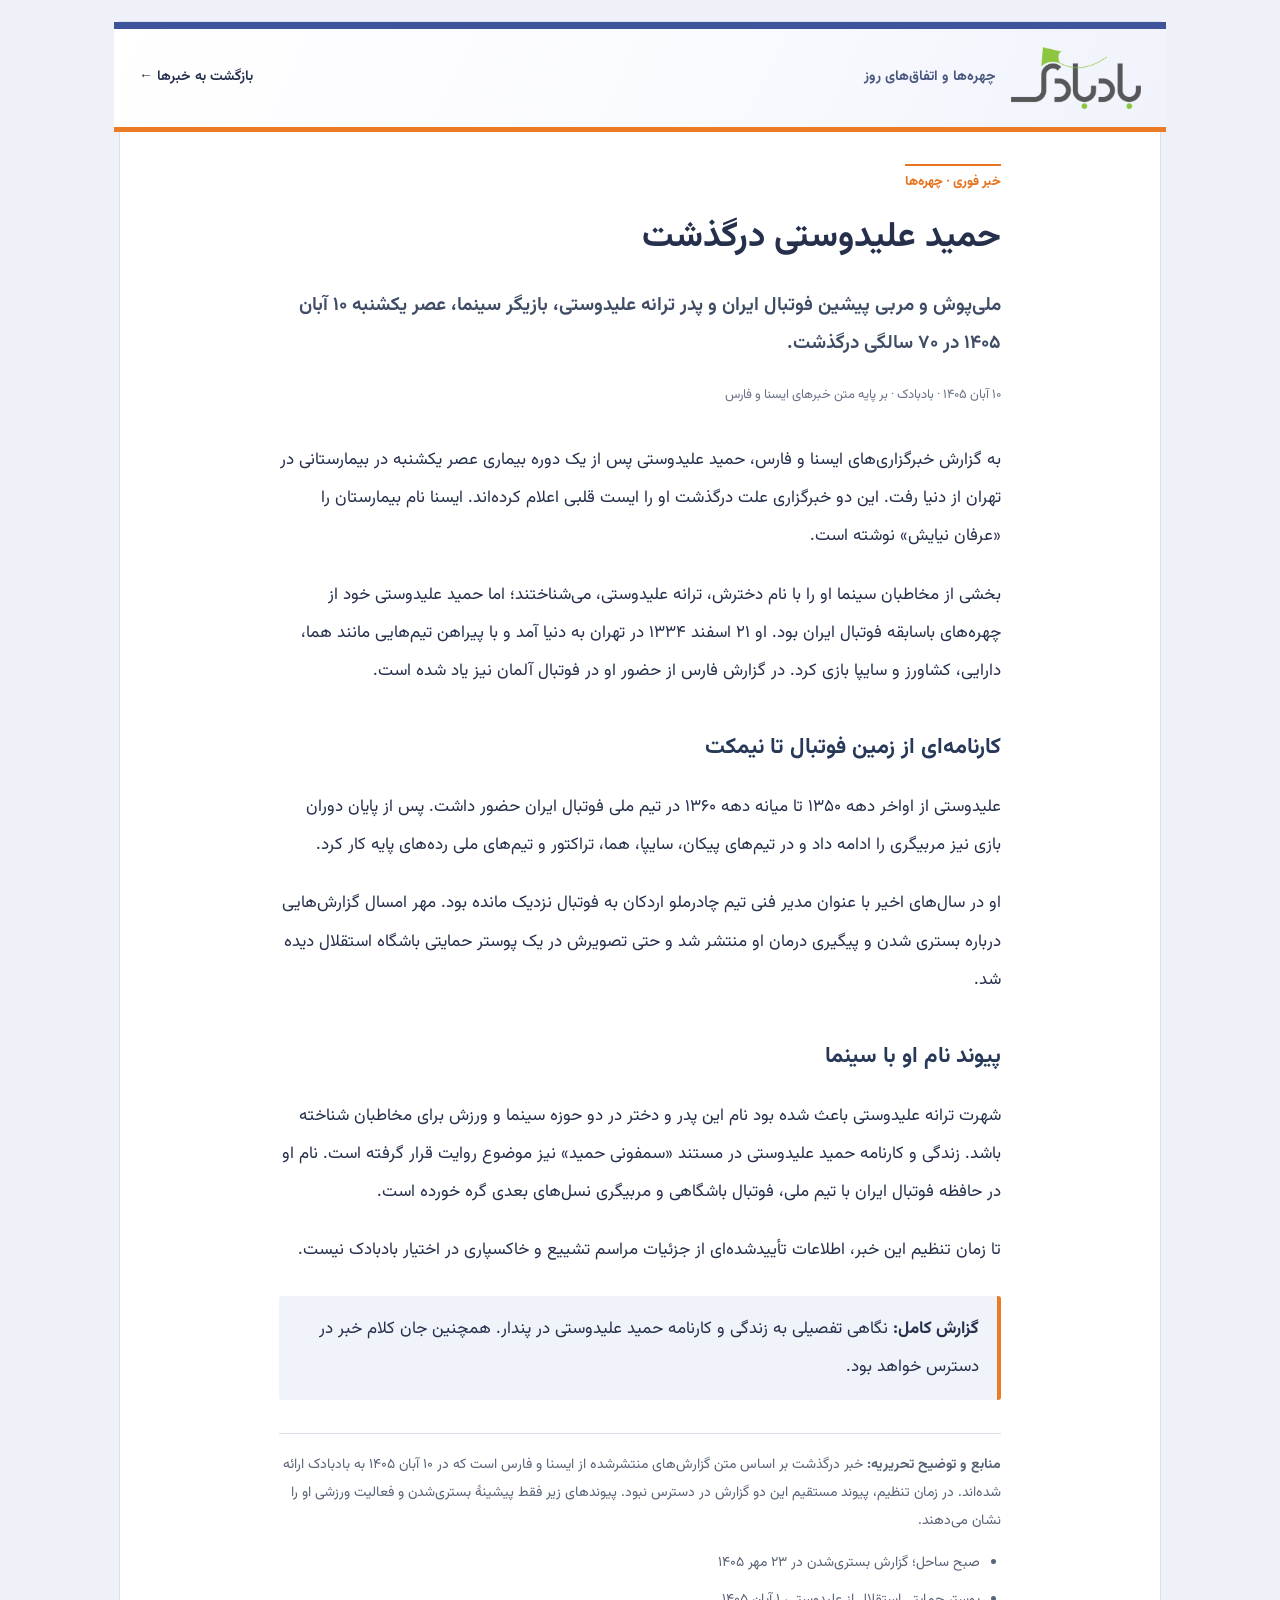
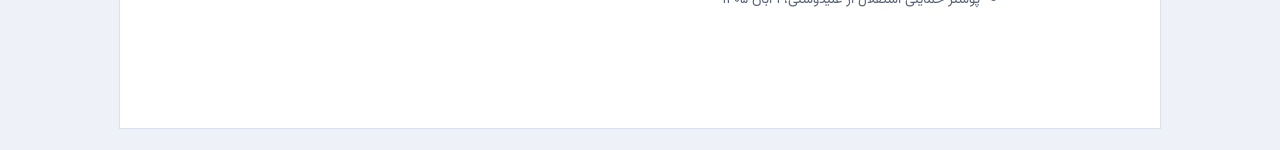
<file: news/hamid-alidoosti-1405/index.html>
<!doctype html>
<html lang="fa" dir="rtl" data-theme="light">
<head>
<meta charset="utf-8"><meta name="viewport" content="width=device-width,initial-scale=1">
<meta name="theme-color" content="#3e559b">
<title>حمید علیدوستی درگذشت؛ وداع با پدر ترانه علیدوستی | بادبادک</title>
<meta name="description" content="حمید علیدوستی، ملی‌پوش سابق فوتبال ایران و پدر ترانه علیدوستی، در ۷۰ سالگی درگذشت؛ نگاهی به خبر و زندگی حرفه‌ای او.">
<link rel="canonical" href="https://nimania.github.io/badbadak/news/hamid-alidoosti-1405/">
<meta property="og:type" content="article"><meta property="og:locale" content="fa_IR"><meta property="og:site_name" content="بادبادک"><meta property="og:title" content="حمید علیدوستی درگذشت"><meta property="og:description" content="درگذشت ملی‌پوش پیشین و پدر ترانه علیدوستی در ۱۰ آبان ۱۴۰۵"><meta property="og:url" content="https://nimania.github.io/badbadak/news/hamid-alidoosti-1405/">
<link rel="icon" href="../../assets/badbadak-logo.png"><link rel="stylesheet" href="https://fonts.googleapis.com/css2?family=Vazirmatn:wght@400;500;600;700;800&display=swap">
<link rel="stylesheet" href="../../badbadak.css?rev=20261028-blue-orange">
<style>
body{margin:0;background:#eef1f7;font-family:Vazirmatn,Tahoma,sans-serif;color:#26304d}
.bb-article-shell{max-width:1040px;margin:22px auto;padding:0 22px 40px}
.bb-newspaper{background:#fff}
header.bb-masthead{display:flex;align-items:center;justify-content:space-between;padding:18px 25px;border-bottom:5px solid #ec7b26}
.brand{display:flex;align-items:center;gap:15px;text-decoration:none;color:inherit}.brand img{width:130px;max-height:66px;object-fit:contain}.brand strong{font-size:14px;color:#4a587e}
a{color:#3e559b}
.bb-full-article{padding:32px clamp(20px,5vw,72px) 60px;max-width:850px;margin:auto}
.label{display:inline-block;font-size:13px;font-weight:800;color:#e77420;border-top:2px solid #e77420;padding-top:4px}
h1{font-size:clamp(30px,4.6vw,48px);line-height:1.5;margin:12px 0 14px;color:#26304d}
.subhead{font-size:19px;font-weight:650;line-height:2;color:#3f4c65}
.meta{font-size:13px;color:#697286;margin:20px 0 34px}
.article-body{font-size:17px;line-height:2.25}
.article-body p{margin:0 0 20px}
h2{font-size:22px;color:#273859;margin:33px 0 15px}
.related{background:#f0f4fa;border-right:4px solid #ec7b26;padding:14px 18px;margin-top:26px;border-radius:3px}
aside{border-top:1px solid #d8dee8;padding-top:17px;margin-top:33px;color:#596377;font-size:14px;line-height:2}
aside ul{padding-right:21px}aside li{margin-bottom:9px}
.back{font-size:14px;font-weight:650;text-decoration:none}
@media(max-width:600px){.bb-article-shell{padding:0;margin:0}.bb-full-article{padding:24px 18px 40px}header.bb-masthead{padding:14px 18px}.brand img{width:94px}}
</style>
<script type="application/ld+json">{"@context":"https://schema.org","@type":"NewsArticle","headline":"حمید علیدوستی درگذشت؛ وداع با پدر ترانه علیدوستی","datePublished":"2026-11-01T19:23:00+03:30","dateModified":"2026-11-01T19:23:00+03:30","inLanguage":"fa","mainEntityOfPage":"https://nimania.github.io/badbadak/news/hamid-alidoosti-1405/","author":{"@type":"Organization","name":"بادبادک"},"publisher":{"@type":"Organization","name":"بادبادک","url":"https://nimania.github.io/badbadak/"}}</script>
</head><body>
<main id="badbadak-view"><div class="bb-newspaper bb-article-shell">
<header class="bb-masthead"><a class="brand" href="../../"><img src="../../assets/badbadak-logo.png" alt="بادبادک"><strong>چهره‌ها و اتفاق‌های روز</strong></a><a href="../../" class="back">بازگشت به خبرها ←</a></header>
<article class="bb-full-article">
<span class="label">خبر فوری · چهره‌ها</span>
<h1>حمید علیدوستی درگذشت</h1>
<p class="subhead">ملی‌پوش و مربی پیشین فوتبال ایران و پدر ترانه علیدوستی، بازیگر سینما، عصر یکشنبه ۱۰ آبان ۱۴۰۵ در ۷۰ سالگی درگذشت.</p>
<div class="meta">۱۰ آبان ۱۴۰۵ · بادبادک · بر پایه متن خبرهای ایسنا و فارس</div>
<div class="article-body">
<p>به گزارش خبرگزاری‌های ایسنا و فارس، حمید علیدوستی پس از یک دوره بیماری عصر یکشنبه در بیمارستانی در تهران از دنیا رفت. این دو خبرگزاری علت درگذشت او را ایست قلبی اعلام کرده‌اند. ایسنا نام بیمارستان را «عرفان نیایش» نوشته است.</p>
<p>بخشی از مخاطبان سینما او را با نام دخترش، ترانه علیدوستی، می‌شناختند؛ اما حمید علیدوستی خود از چهره‌های باسابقه فوتبال ایران بود. او ۲۱ اسفند ۱۳۳۴ در تهران به دنیا آمد و با پیراهن تیم‌هایی مانند هما، دارایی، کشاورز و سایپا بازی کرد. در گزارش فارس از حضور او در فوتبال آلمان نیز یاد شده است.</p>
<h2>کارنامه‌ای از زمین فوتبال تا نیمکت</h2>
<p>علیدوستی از اواخر دهه ۱۳۵۰ تا میانه دهه ۱۳۶۰ در تیم ملی فوتبال ایران حضور داشت. پس از پایان دوران بازی نیز مربیگری را ادامه داد و در تیم‌های پیکان، سایپا، هما، تراکتور و تیم‌های ملی رده‌های پایه کار کرد.</p>
<p>او در سال‌های اخیر با عنوان مدیر فنی تیم چادرملو اردکان به فوتبال نزدیک مانده بود. مهر امسال گزارش‌هایی درباره بستری شدن و پیگیری درمان او منتشر شد و حتی تصویرش در یک پوستر حمایتی باشگاه استقلال دیده شد.</p>
<h2>پیوند نام او با سینما</h2>
<p>شهرت ترانه علیدوستی باعث شده بود نام این پدر و دختر در دو حوزه سینما و ورزش برای مخاطبان شناخته باشد. زندگی و کارنامه حمید علیدوستی در مستند «سمفونی حمید» نیز موضوع روایت قرار گرفته است. نام او در حافظه فوتبال ایران با تیم ملی، فوتبال باشگاهی و مربیگری نسل‌های بعدی گره خورده است.</p>
<p>تا زمان تنظیم این خبر، اطلاعات تأییدشده‌ای از جزئیات مراسم تشییع و خاکسپاری در اختیار بادبادک نیست.</p>
<div class="related"><strong>گزارش کامل:</strong> <a href="https://pendar.io/reports/hamid-alidoosti-obituary-1405/">نگاهی تفصیلی به زندگی و کارنامه حمید علیدوستی در پندار</a>. همچنین <a href="https://nimania.github.io/jan-kalam/?story=f8a611bb-c312-44c1-95d2-a5f00bedf150">جان کلام خبر</a> در دسترس خواهد بود.</div>
</div>
<aside><strong>منابع و توضیح تحریریه:</strong> خبر درگذشت بر اساس متن گزارش‌های منتشرشده از ایسنا و فارس است که در ۱۰ آبان ۱۴۰۵ به بادبادک ارائه شده‌اند. در زمان تنظیم، پیوند مستقیم این دو گزارش در دسترس نبود. پیوندهای زیر فقط پیشینهٔ بستری‌شدن و فعالیت ورزشی او را نشان می‌دهند.
<ul><li><a href="https://sobhesahelnews.ir/news/166324/%D8%B9%DB%8C%D8%A7%D8%AF%D8%AA-%D9%85%D8%AF%DB%8C%D8%B1%D8%B9%D8%A7%D9%85%D9%84-%D8%B5%D9%86%D8%AF%D9%88%D9%82-%D8%AD%D9%85%D8%A7%DB%8C%D8%AA-%D9%82%D9%87%D8%B1%D9%85%D8%A7%D9%86%D8%A7%D9%86-%D9%BE%DB%8C%D8%B4%DA%A9%D8%B3%D9%88%D8%AA-%D9%81%D9%88%D8%AA%D8%A8%D8%A7%D9%84">صبح ساحل؛ گزارش بستری‌شدن در ۲۳ مهر ۱۴۰۵</a></li><li><a href="https://sportpersian.com/news/%D9%BE%D9%88%D8%B3%D8%AA%D8%B1-%D8%A8%D8%A7%D8%B4%DA%AF%D8%A7%D9%87-%D8%A7%D8%B3%D8%AA%D9%82%D9%84%D8%A7%D9%84-%D8%A8%D8%A7-%D8%AA%D8%B5%D9%88%DB%8C%D8%B1-%D8%AD%D9%85%DB%8C%D8%AF-%D8%B9%D9%84%DB%8C%D8%AF%D9%88%D8%B3%D8%AA%DB%8C-%D8%A8%D8%B1%D8%A7%DB%8C-%D8%AF%DB%8C%D8%AF%D8%A7%D8%B1-%D8%A8%D8%A7-%DA%86%D8%A7%D8%AF%D8%B1%D9%85%D9%84%D9%88">پوستر حمایتی استقلال از علیدوستی، ۱ آبان ۱۴۰۵</a></li></ul>
</aside>
</article></div></main></body></html>
</file>
<file: badbadak.css>
/* Minimal Badbadak: one reading surface and a restrained green accent. */
#badbadak-view{--ink:#202923;--ink-soft:#68716b;--surface:#fff;--surface-2:#f5f7f4;--line-strong:#e2e7e0;font:400 16px/1.85 Vazirmatn,Tahoma,sans-serif;color:var(--ink)}
#badbadak-view *{box-sizing:border-box}#badbadak-view a{color:inherit;text-decoration:none}#badbadak-view button{font:inherit;cursor:pointer}#badbadak-view :focus-visible{outline:2px solid #527b49;outline-offset:4px}
.bb-newspaper{max-width:960px;margin:auto;padding:0 28px;background:#fff}.bb-masthead{display:flex;justify-content:space-between;align-items:center;gap:20px;padding:32px 0 24px;border-bottom:1px solid var(--line-strong)}.bb-masthead-logo{display:flex;align-items:center;gap:8px;font-size:30px;font-weight:800;line-height:1.4}.bb-brand-dot{width:8px;height:8px;border-radius:50%;background:#698c50}.bb-masthead-center{margin:4px 0 0;color:var(--ink-soft);font-size:13px}.bb-masthead-meta{display:flex;flex-direction:column;text-align:end;color:var(--ink-soft);font-size:12px;gap:4px}
.bb-pills{display:flex;overflow-x:auto;gap:6px;padding:18px 0;border-bottom:1px solid var(--line-strong)}.bb-pills button{border:0;background:transparent;color:#68716b;padding:7px 13px;border-radius:6px;white-space:nowrap;font-size:14px!important}.bb-pills button[aria-pressed=true]{background:#eef3e9;color:#35542e;font-weight:600}.bb-pills button:hover{background:#f5f7f4}
.bb-news-list{display:grid;grid-template-columns:1fr 1fr;gap:0 30px}.bb-news-item{border-bottom:1px solid var(--line-strong);padding:22px 0;min-width:0}.bb-news-item>a{display:flex;gap:16px;align-items:start}.bb-news-copy{min-width:0;flex:1}.bb-news-image{width:112px;aspect-ratio:1;object-fit:cover;border-radius:6px;background:#f5f7f4}.bb-news-featured{grid-column:1/-1;padding:28px 0}.bb-news-featured .bb-news-image{width:44%;aspect-ratio:16/10}.bb-news-featured .bb-headline-lg{font-size:25px;line-height:1.7}.bb-headline-lg{font-size:19px;line-height:1.8;font-weight:700;margin:0}.bb-kicker{font-size:12px;color:#58764c;margin-bottom:5px}.bb-lead{font-size:15px;line-height:1.9;color:var(--ink-soft);margin:8px 0 12px}.bb-news-meta{display:flex;gap:12px;font-size:12px;color:var(--ink-soft);align-items:center}.bb-source-tag{font-size:12px;color:var(--ink-soft)}.bb-footer-links{display:flex;gap:24px;padding:24px 0;color:var(--ink-soft);font-size:13px}.bb-footer-links a:hover{text-decoration:underline}.state{padding:40px 0;color:var(--ink-soft)}
.bb-crossword{padding:24px 0}.bb-game-heading{display:flex;justify-content:space-between;align-items:center;gap:16px}.bb-game-heading h2{font-size:24px}.bb-game-heading p{font-size:15px;color:var(--ink-soft)}.bb-crossword iframe{width:100%;height:85vh;min-height:580px;border:1px solid var(--line-strong);border-radius:8px;background:white}
@media(max-width:700px){.bb-newspaper{padding:0 16px}.bb-masthead{padding:24px 0 18px;gap:10px}.bb-masthead-logo{font-size:26px}.bb-masthead-meta{font-size:11px}.bb-news-list{grid-template-columns:1fr}.bb-news-featured{grid-column:auto}.bb-news-featured>a{flex-direction:column}.bb-news-featured .bb-news-image{width:100%;aspect-ratio:16/9}.bb-news-featured .bb-headline-lg{font-size:22px}.bb-news-image{width:96px}.bb-headline-lg{font-size:19px}.bb-news-item{padding:20px 0}.bb-masthead-center{font-size:12px}.bb-lead{font-size:15px}.bb-footer-links{gap:20px}.bb-game-heading{flex-wrap:wrap}}
@media(prefers-reduced-motion:reduce){#badbadak-view *{scroll-behavior:auto!important}}

/* Attributed, full-text article pages. */
.bb-article-shell{max-width:900px}.bb-full-article{max-width:720px;margin:auto;padding:28px 0 48px}.bb-full-article h1{font-size:clamp(25px,4vw,35px);line-height:1.7;margin:12px 0 18px}.bb-article-source{color:#527b49;font-size:15px;margin:0}.bb-article-source a{text-decoration:underline!important;text-underline-offset:4px}.bb-article-date{font-size:12px;color:#68716b;direction:ltr;display:inline-block}.bb-article-hero,.bb-article-body img{max-width:100%;height:auto;border-radius:8px;display:block;margin:24px auto}.bb-article-body{font-size:18px;line-height:2.2;overflow-wrap:anywhere}.bb-article-body p{margin:1.2em 0}.bb-article-body h2{font-size:23px;line-height:1.8;margin:1.8em 0 .6em}.bb-article-body figure{margin:24px 0}.bb-article-footer{border-top:1px solid #e2e7e0;padding:24px 0;margin-top:36px;color:#68716b;font-size:13px}.bb-article-footer a{text-decoration:underline!important}.bb-article-notice{padding:16px;border:1px solid #e2e7e0;border-radius:8px;background:#f5f7f4;font-size:15px}@media(max-width:700px){.bb-full-article{padding-top:22px}.bb-article-body{font-size:17px;line-height:2.1}.bb-article-body h2{font-size:21px}}

.bb-article-video{display:block;width:100%;aspect-ratio:16/9;border:0;border-radius:8px;margin:24px 0;background:#f5f7f4}

.bb-video-summary{margin:24px 0;padding:18px 20px;background:#f5f7f4;border:1px solid #e2e7e0;border-radius:8px}.bb-video-summary h2{font-size:18px;margin:0 0 8px}.bb-video-summary p{font-size:16px;line-height:2;margin:0}.bb-video-summary small{display:block;margin-top:10px;color:#68716b}.bb-article-hero{max-height:65vh;object-fit:contain}.bb-article-body figure img{max-height:80vh;object-fit:contain}

/* Badbadak edition: blue and orange palette supplied by the publisher.
   Keep the original transparent kite logo on a light masthead. */
html body{background:#eef1f7;color:#26304d}
#badbadak-view{
 --bb-blue:#3e559b;--bb-blue-deep:#2c437f;--bb-orange:#d56741;
 --bb-orange-ink:#a13f22;--bb-red:#d54747;
 --ink:#26304d;--ink-soft:#636c80;--surface:#fff;
 --surface-2:#f5f7fc;--line-strong:#e0e5f0;
}
.bb-newspaper{background:#fff;box-shadow:0 0 0 1px #dce2ed;min-height:100vh}
.bb-masthead{
 position:relative;background:linear-gradient(115deg,#fff 0%,#f9faff 60%,#f0f3fb 100%);
 color:var(--ink);margin-inline:-28px;padding:17px 28px 20px;
 border-top:7px solid var(--bb-blue);border-bottom:4px solid var(--bb-orange);
 align-items:center;gap:18px;
}
.bb-masthead-brand{display:flex;flex-direction:column;align-items:flex-start;min-width:0}
#badbadak-view .bb-masthead-logo{
 display:inline-flex;align-items:center;justify-content:center;line-height:1;
 padding:0;margin:0;border:0;background:transparent;color:var(--ink);
}
.bb-brand-image{display:block;width:175px;height:auto;max-width:100%;object-fit:contain}
.bb-masthead-center{margin:0;color:var(--bb-blue-deep);font-size:13px;font-weight:600;letter-spacing:0}
.bb-masthead-meta{display:flex;flex-direction:column;align-items:flex-end;gap:10px;flex-shrink:0;text-align:center;color:var(--ink-soft);font-size:12px}
.bb-date-ribbon{
 position:relative;display:inline-block;direction:rtl;isolation:isolate;
 color:#fff;background:var(--bb-red);padding:12px 20px 12px 24px;
 font-size:clamp(14px,1.7vw,20px);font-weight:800;line-height:1.6;
 white-space:nowrap;box-shadow:0 4px 0 rgba(63,75,111,.10);
}
.bb-date-ribbon::after{
 content:"";position:absolute;top:100%;left:0;
 width:0;height:0;border-top:13px solid #a81920;
 border-right:13px solid transparent;
}
.bb-latest-time{font-size:11px;color:#69758b;line-height:1.6}
.bb-back-link{color:var(--bb-blue-deep)!important;font-weight:700;text-decoration:underline!important;text-underline-offset:4px}
.bb-pills{padding:16px 0;border-bottom:2px solid #e4e8f1;gap:6px}
.bb-pills button{color:#455579;background:transparent;border-radius:5px 5px 0 0;transition:background-color .15s,color .15s}
.bb-pills button[aria-pressed=true]{background:#edf1fc;color:var(--bb-blue-deep);font-weight:800;box-shadow:inset 0 -3px var(--bb-orange)}
.bb-pills button:hover{background:#fceee8;color:var(--bb-orange-ink)}
.bb-news-list{gap:0 30px}
.bb-news-item{border-bottom:1px solid var(--line-strong)}
.bb-news-featured{
 background:linear-gradient(120deg,#eef2fd,#fbfcff);
 border:1px solid #d8e0f1;border-inline-start:5px solid var(--bb-orange);
 border-radius:8px;padding:22px;margin:22px 0 4px;
}
.bb-news-featured .bb-headline-lg{color:var(--bb-blue-deep);font-size:26px}
.bb-news-image{background:#edf1f9}
.bb-headline-lg{color:var(--bb-blue-deep);line-height:1.75;font-weight:800;transition:color .15s}
.bb-news-item:nth-child(3n+2):not(.bb-news-featured) .bb-headline-lg{color:var(--bb-orange-ink)}
.bb-news-item:hover .bb-headline-lg,
.bb-news-item:nth-child(3n+2):hover .bb-headline-lg{color:var(--bb-orange)}
.bb-kicker{
 display:inline-block;background:#fdf0e9;color:var(--bb-orange-ink);
 border-inline-start:3px solid var(--bb-orange);border-radius:3px;
 font-weight:700;padding:2px 9px;margin-bottom:8px;
}
.bb-news-featured .bb-kicker{background:#e0e8fa;color:var(--bb-blue-deep);border-inline-start-color:var(--bb-blue)}
.bb-lead{color:#596377}
.bb-news-meta{color:#737e90}
.bb-source-tag{color:var(--bb-blue);font-weight:600}
.bb-footer-links{border-top:2px solid #dce3f3;margin-top:14px;color:var(--bb-blue-deep)}
.bb-footer-links a{background:#eef2fc;border-radius:5px;padding:4px 10px}
.bb-footer-links a:hover{background:#fdeee7;color:var(--bb-orange-ink)}
.bb-article-source{display:inline-block;background:#edf2fe;color:var(--bb-blue-deep);border-radius:5px;padding:5px 12px}
.bb-article-body h2{color:var(--bb-blue-deep);border-inline-start:4px solid var(--bb-orange);padding-inline-start:12px}
.bb-article-footer{border-top-color:var(--line-strong)}
.bb-article-notice{background:#f5f7fc;border-color:#e0e5f0}
.bb-video-summary,.bb-related-books{
 background:#f4f6fc;border:1px solid #d9e2f2;
 border-inline-start:4px solid var(--bb-orange);border-radius:8px;
}
.bb-related-books{padding:16px 22px;margin-top:28px}
#badbadak-view .bb-related-books a{color:var(--bb-blue-deep);text-decoration:underline;text-underline-offset:4px}
#badbadak-view :focus-visible{outline-color:var(--bb-orange)}
@media(max-width:700px){
 .bb-masthead{margin-inline:-16px;padding:15px 16px 17px;gap:12px}
 .bb-brand-image{width:148px}
 .bb-masthead-center{font-size:11px}
 .bb-date-ribbon{font-size:13px;padding:10px 12px}
 .bb-latest-time{font-size:10px}
 .bb-news-featured{padding:18px;margin-top:18px}
 .bb-news-featured .bb-headline-lg{font-size:22px}
 .bb-footer-links{gap:12px}
}
@media(max-width:480px){
 .bb-masthead{flex-direction:column;align-items:stretch;gap:4px}
 .bb-masthead-brand{align-items:flex-start}
 .bb-masthead-meta{align-items:flex-end;gap:7px}
 .bb-date-ribbon{font-size:14px}
 .bb-masthead-center{margin-top:-2px}
}
@media(prefers-reduced-motion:reduce){.bb-headline-lg,.bb-pills button{transition:none}}
</file>
